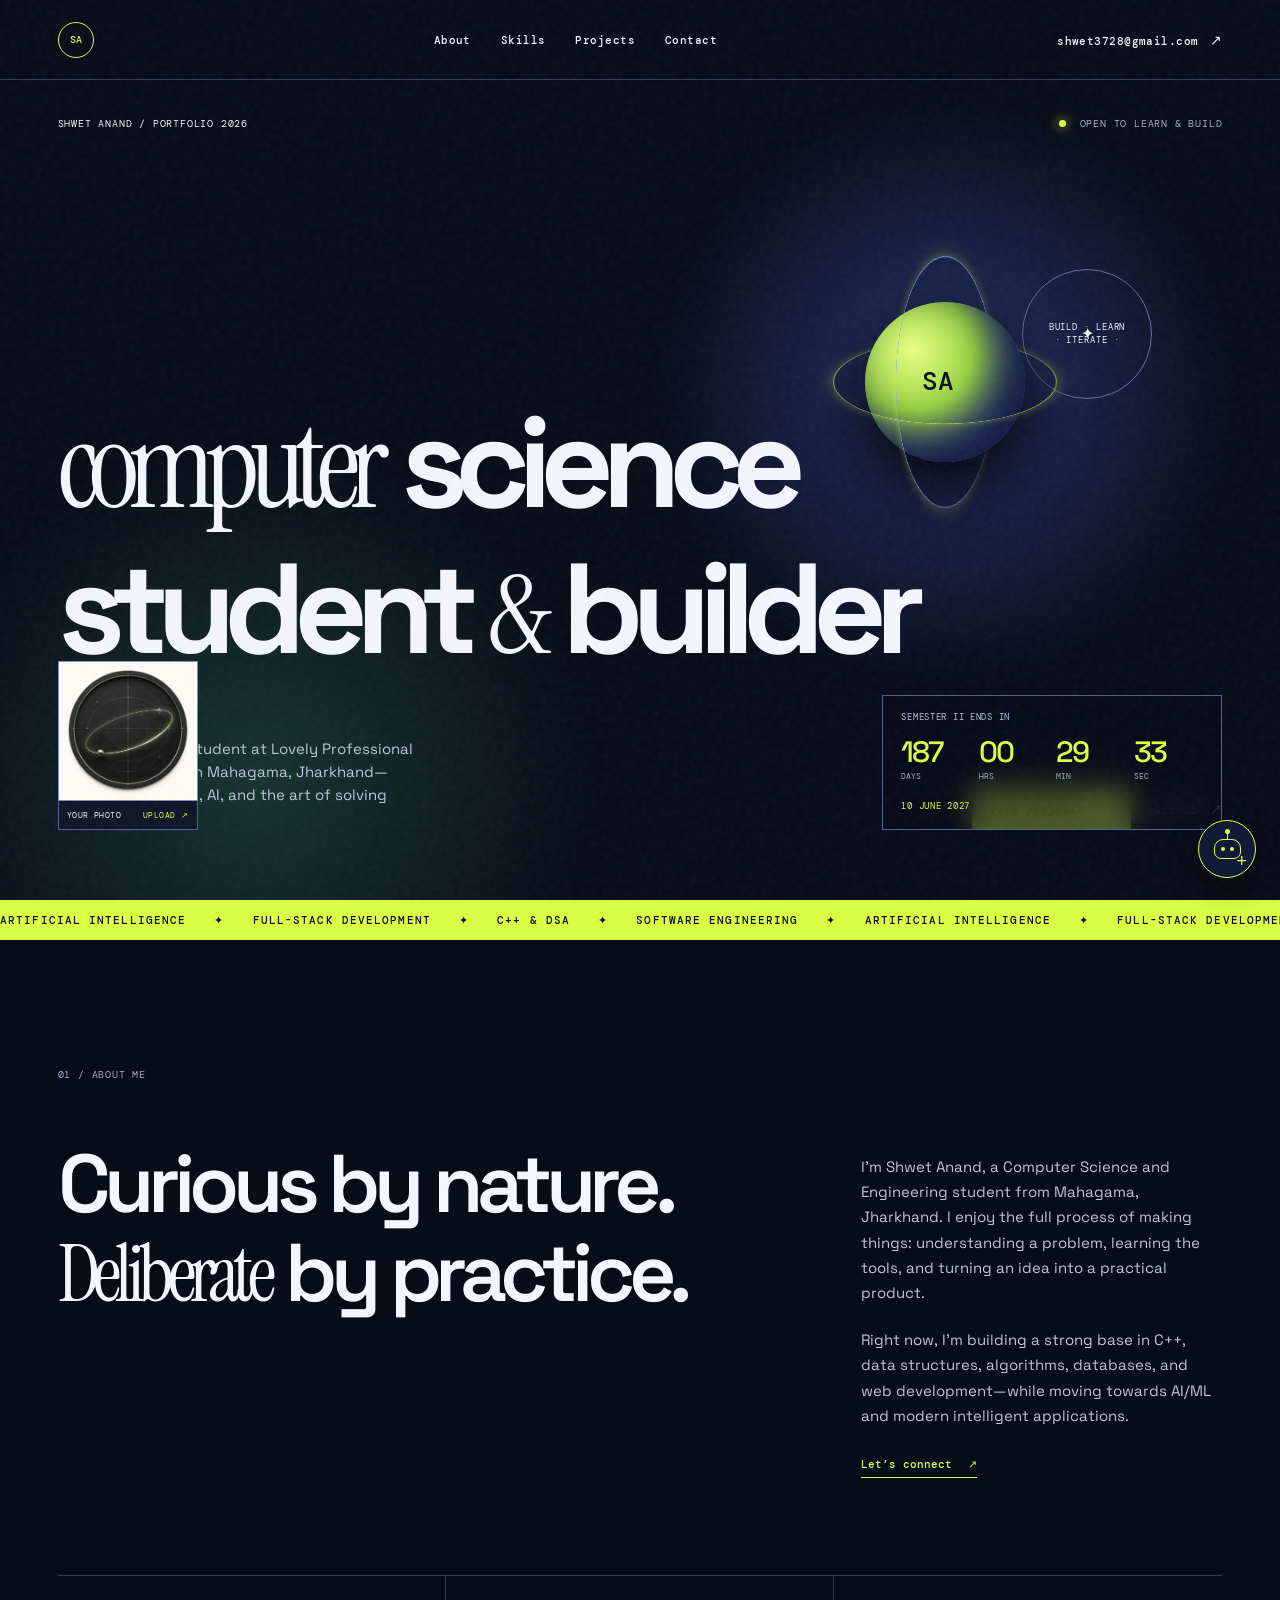
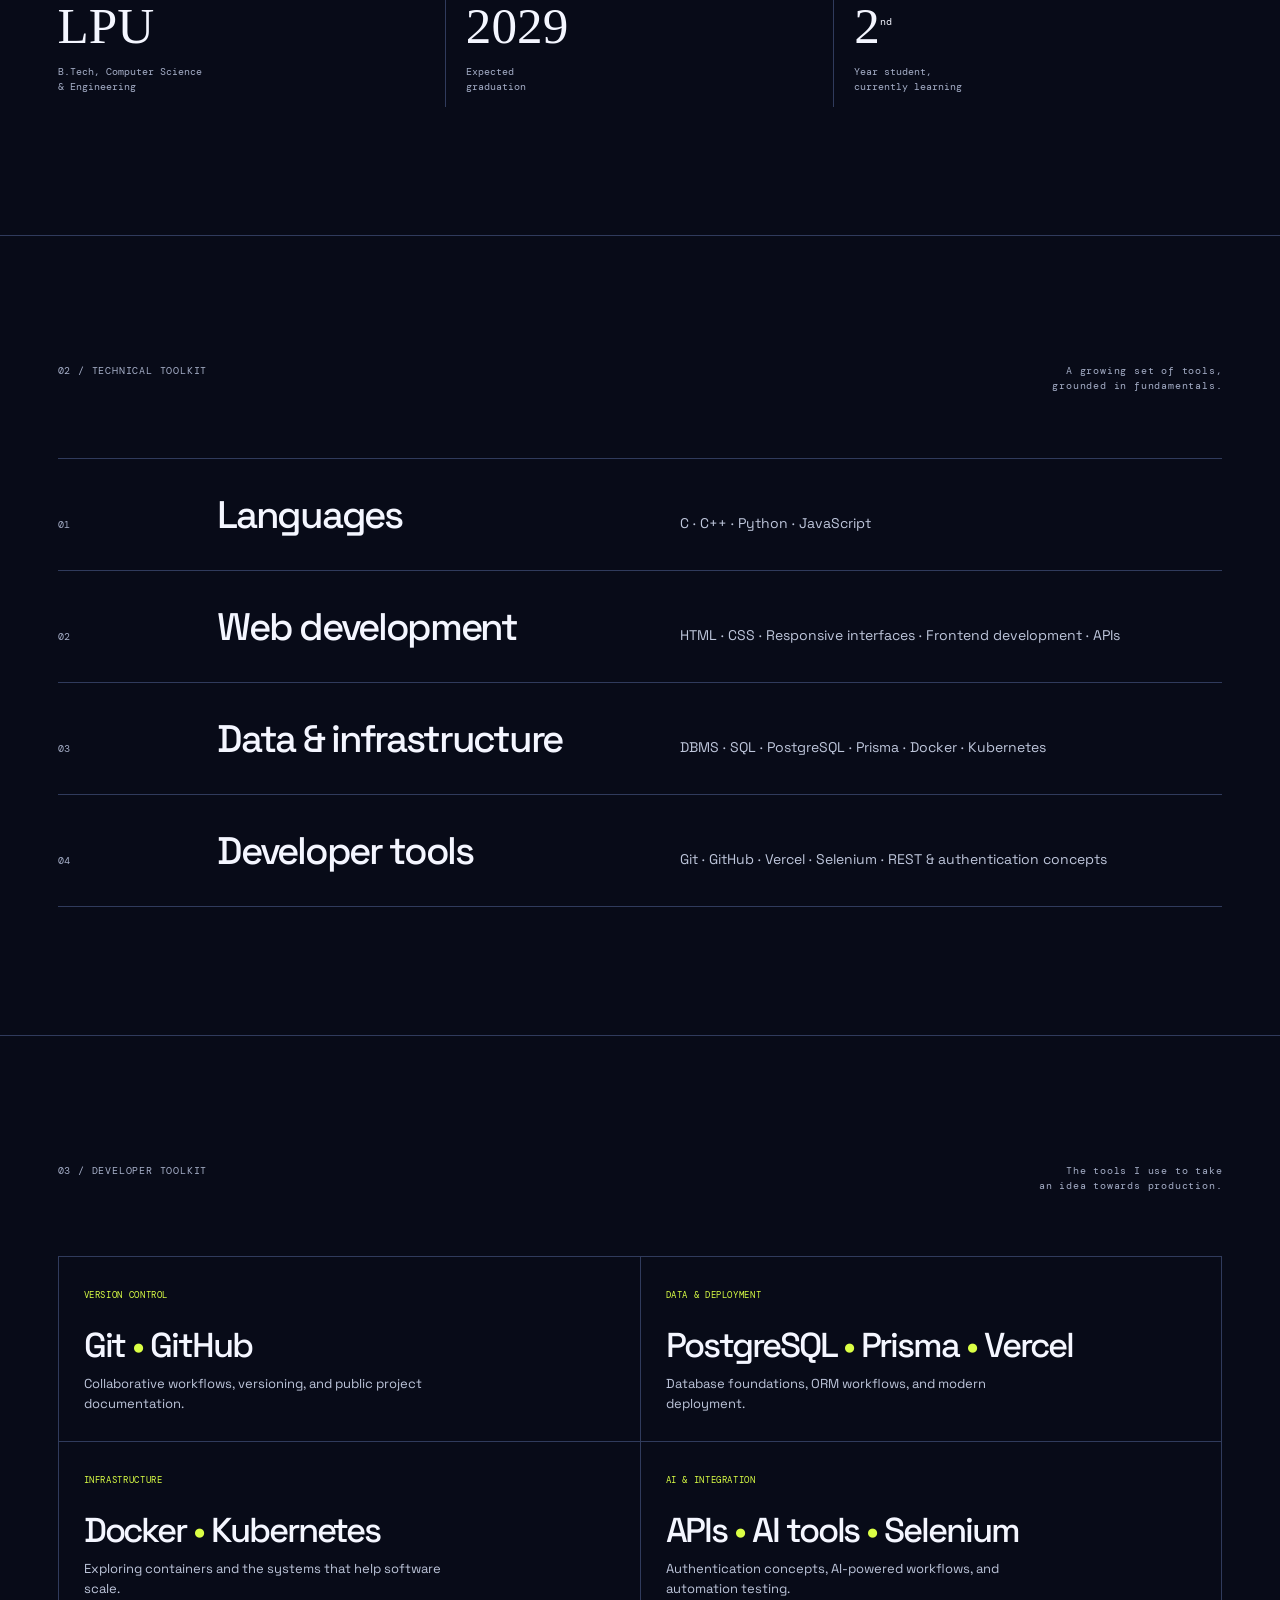
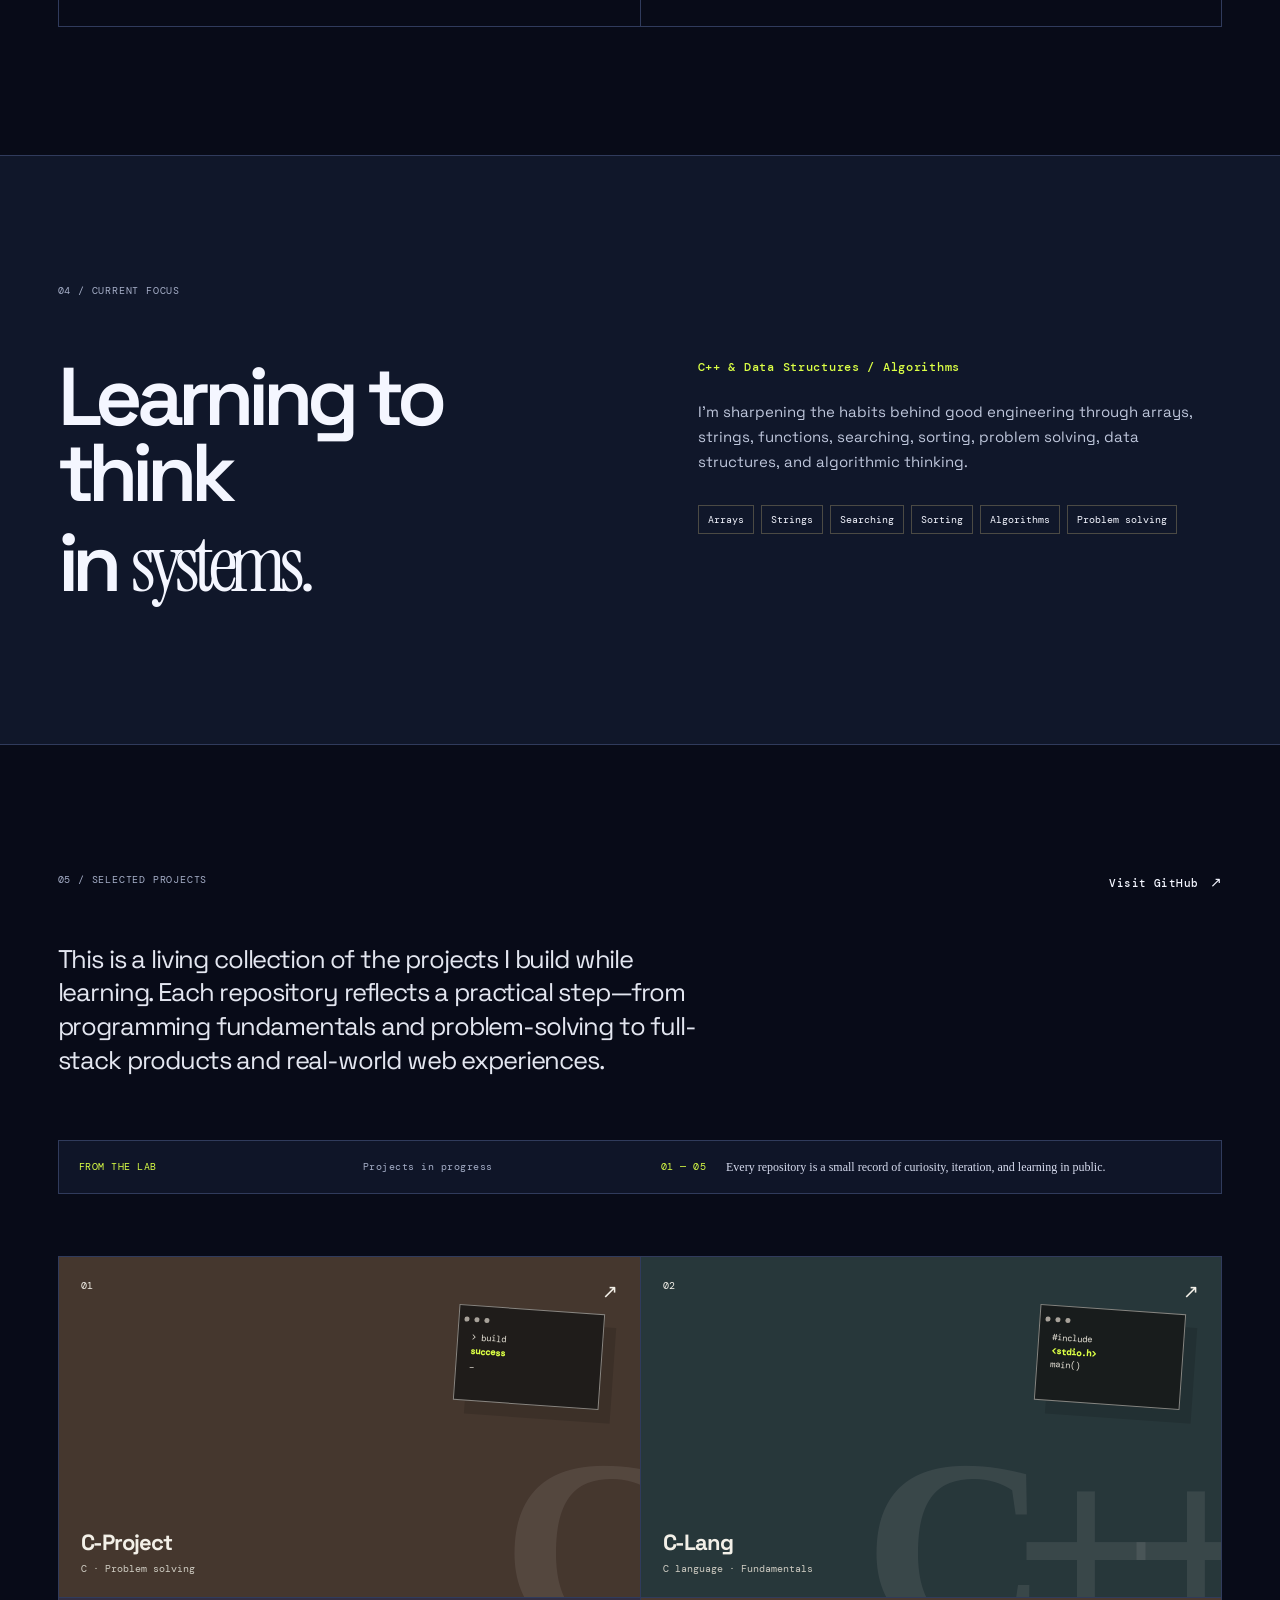
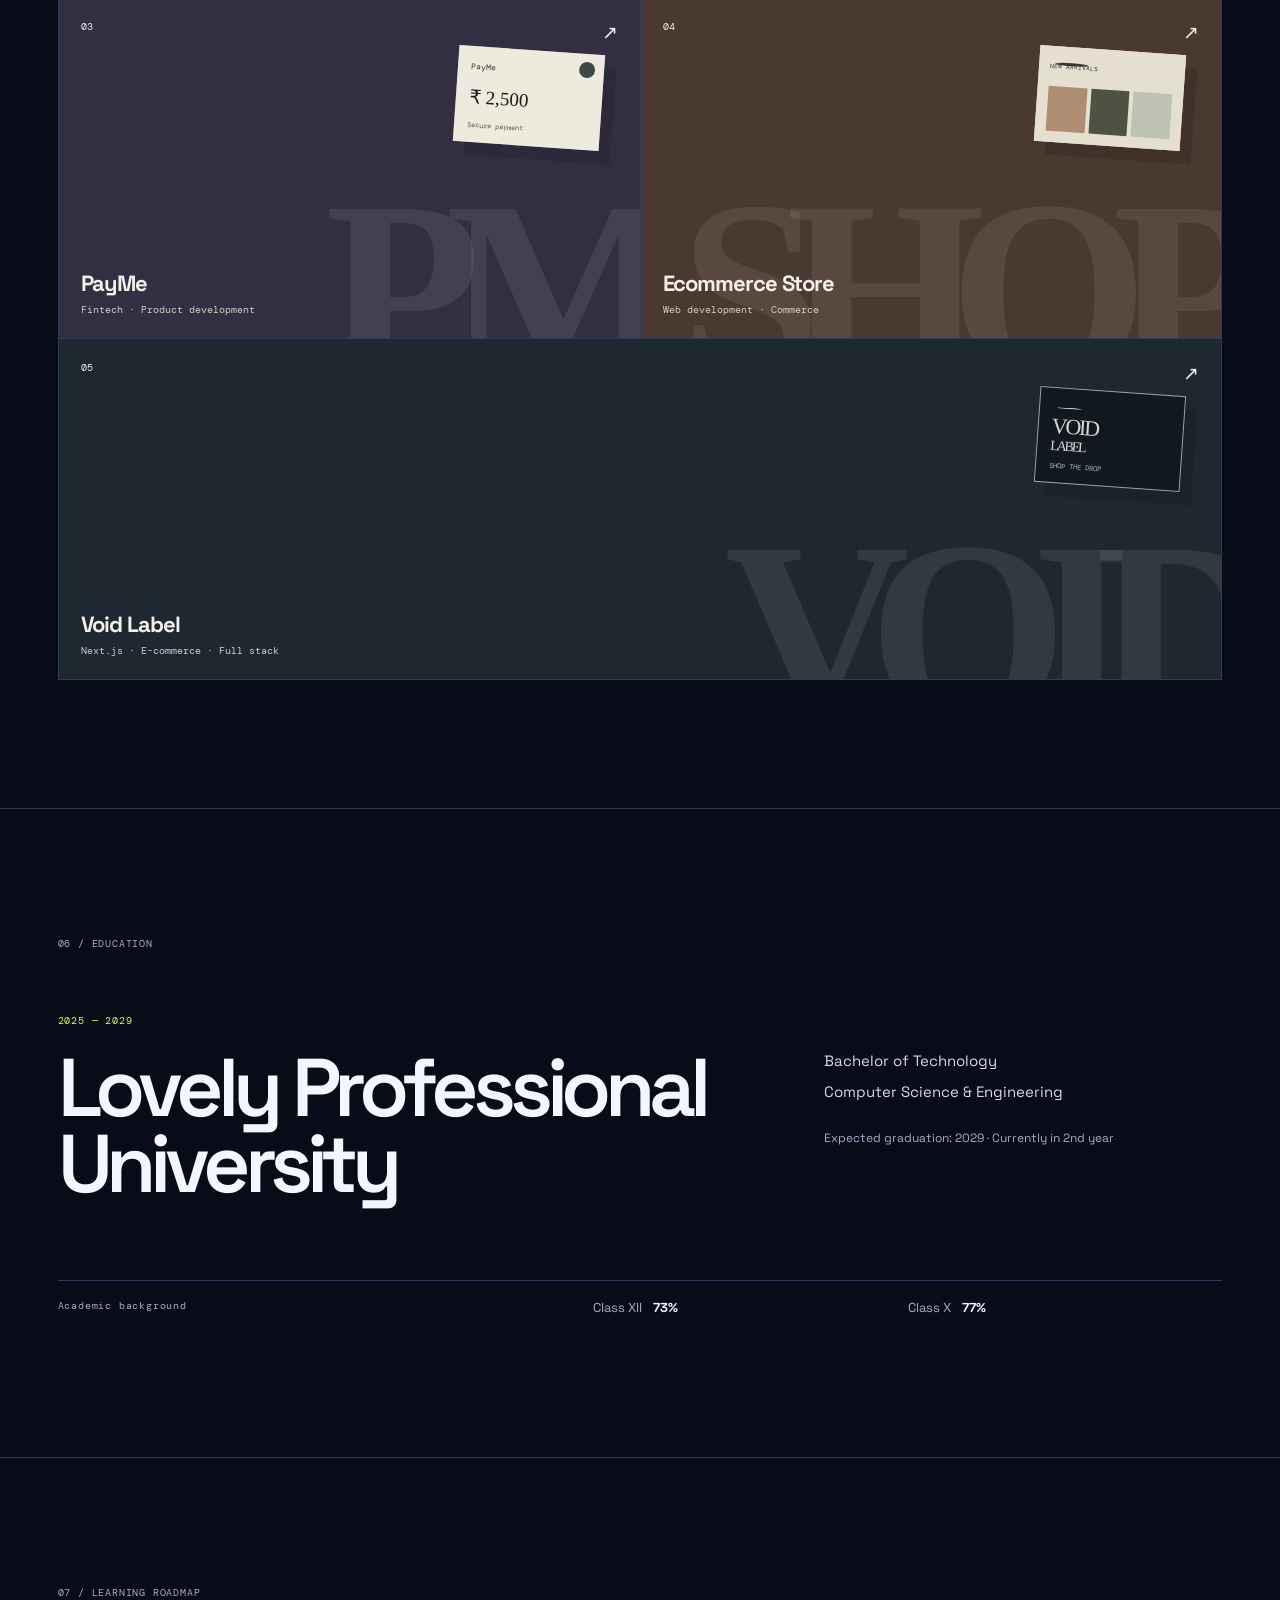
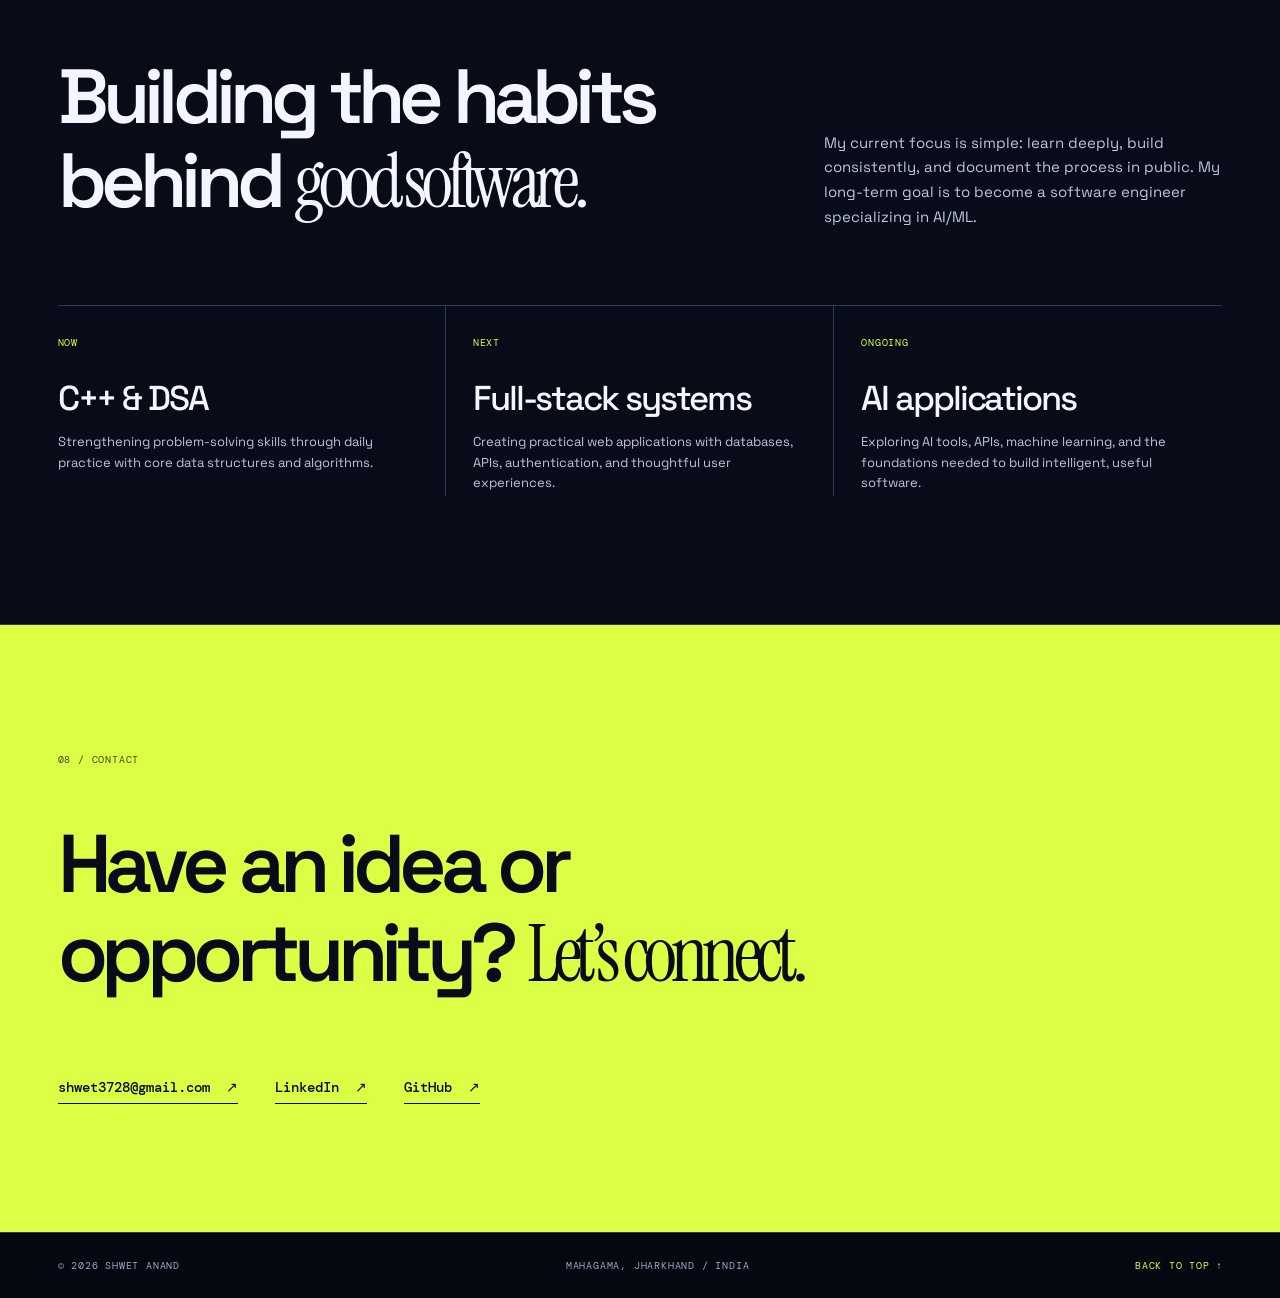
<file: personal-portfolio/index.html>
<!doctype html>
<html lang="en">
  <head>
    <meta charset="UTF-8" />
    <meta name="viewport" content="width=device-width, initial-scale=1.0" />
    <meta name="description" content="Portfolio of Shwet Anand — Computer Science & Engineering student, AI enthusiast, and developer." />
    <title>Shwet Anand — Developer Portfolio</title>
    <link rel="preconnect" href="https://fonts.googleapis.com" />
    <link rel="preconnect" href="https://fonts.gstatic.com" crossorigin />
    <link href="https://fonts.googleapis.com/css2?family=DM+Mono:wght@400;500&family=Instrument+Serif:ital@0;1&family=Space+Grotesk:wght@400;500;600;700&display=swap" rel="stylesheet" />
    <link rel="stylesheet" href="styles.css" />
    <link rel="stylesheet" href="enhancements.css" />
    <link rel="icon" type="image/png" href="assets/profile-placeholder.png" />
  </head>
  <body>
    <div class="noise" aria-hidden="true"></div>
    <header class="header">
      <a class="monogram" href="#home" aria-label="Shwet Anand home">SA</a>
      <nav aria-label="Primary navigation"><a href="#about">About</a><a href="#skills">Skills</a><a href="#projects">Projects</a><a href="#contact">Contact</a></nav>
      <a class="header-email" href="mailto:shwet3728@gmail.com">shwet3728@gmail.com <span>↗</span></a>
    </header>

    <main id="home">
      <section class="hero">
        <div class="hero-top"><p class="kicker">SHWET ANAND / PORTFOLIO 2026</p><p class="availability"><span></span> OPEN TO LEARN & BUILD</p></div>
          <h1><span class="line"><i>computer</i> science</span><span class="line">student <em>&</em> builder</span></h1>
        <div class="hero-foot">
          <p>Second-year CSE student at Lovely Professional University, based in Mahagama, Jharkhand—exploring software, AI, and the art of solving problems.</p>
          <div class="hero-actions"><a class="button" href="#projects">View projects <b>↓</b></a><a class="plain-link" href="https://github.com/shwet3728-ai" target="_blank" rel="noreferrer">GitHub <span>↗</span></a></div>
        </div>
        <div class="orbit" aria-hidden="true"><span>BUILD · LEARN · ITERATE · </span><b>✦</b></div>
        <div class="orbital-object" aria-hidden="true"><div class="orb-core"></div><div class="orb-ring ring-one"></div><div class="orb-ring ring-two"></div><span>SA</span></div>
        <div class="semester-clock"><p>SEMESTER II ENDS IN</p><div id="countdown"><span><b>--</b><i>DAYS</i></span><span><b>--</b><i>HRS</i></span><span><b>--</b><i>MIN</i></span><span><b>--</b><i>SEC</i></span></div><small>10 JUNE 2027</small></div>
        <div class="profile-upload">
          <img id="profile-image" src="assets/profile-placeholder.png" alt="Abstract Shwet Anand portfolio icon" />
          <label for="photo-input"><span>YOUR PHOTO</span><b>UPLOAD ↗</b></label>
          <input id="photo-input" type="file" accept="image/png,image/jpeg,image/webp" />
        </div>
      </section>

      <div class="marquee" aria-label="Skills"><div>ARTIFICIAL INTELLIGENCE <i>✦</i> FULL-STACK DEVELOPMENT <i>✦</i> C++ & DSA <i>✦</i> SOFTWARE ENGINEERING <i>✦</i> ARTIFICIAL INTELLIGENCE <i>✦</i> FULL-STACK DEVELOPMENT <i>✦</i></div></div>

      <section class="about section" id="about">
        <p class="section-tag">01 / ABOUT ME</p>
        <div class="about-grid">
          <h2>Curious by nature.<br /><em>Deliberate</em> by practice.</h2>
          <div class="body-copy"><p>I’m Shwet Anand, a Computer Science and Engineering student from Mahagama, Jharkhand. I enjoy the full process of making things: understanding a problem, learning the tools, and turning an idea into a practical product.</p><p>Right now, I’m building a strong base in C++, data structures, algorithms, databases, and web development—while moving towards AI/ML and modern intelligent applications.</p><a class="text-link" href="mailto:shwet3728@gmail.com">Let’s connect <span>↗</span></a></div>
        </div>
        <div class="facts"><div><span>LPU</span><p>B.Tech, Computer Science<br />& Engineering</p></div><div><span>2029</span><p>Expected<br />graduation</p></div><div><span>2<sup>nd</sup></span><p>Year student,<br />currently learning</p></div></div>
      </section>

      <section class="skills section" id="skills">
        <div class="section-heading"><p class="section-tag">02 / TECHNICAL TOOLKIT</p><p class="small-note">A growing set of tools,<br />grounded in fundamentals.</p></div>
        <div class="skill-list">
          <article><span>01</span><h3>Languages</h3><p>C · C++ · Python · JavaScript</p></article>
          <article><span>02</span><h3>Web development</h3><p>HTML · CSS · Responsive interfaces · Frontend development · APIs</p></article>
          <article><span>03</span><h3>Data & infrastructure</h3><p>DBMS · SQL · PostgreSQL · Prisma · Docker · Kubernetes</p></article>
          <article><span>04</span><h3>Developer tools</h3><p>Git · GitHub · Vercel · Selenium · REST & authentication concepts</p></article>
        </div>
      </section>

      <section class="toolkit section">
        <div class="section-heading"><p class="section-tag">03 / DEVELOPER TOOLKIT</p><p class="small-note">The tools I use to take<br />an idea towards production.</p></div>
        <div class="toolkit-grid"><article><span>VERSION CONTROL</span><h3>Git <i>•</i> GitHub</h3><p>Collaborative workflows, versioning, and public project documentation.</p></article><article><span>DATA & DEPLOYMENT</span><h3>PostgreSQL <i>•</i> Prisma <i>•</i> Vercel</h3><p>Database foundations, ORM workflows, and modern deployment.</p></article><article><span>INFRASTRUCTURE</span><h3>Docker <i>•</i> Kubernetes</h3><p>Exploring containers and the systems that help software scale.</p></article><article><span>AI & INTEGRATION</span><h3>APIs <i>•</i> AI tools <i>•</i> Selenium</h3><p>Authentication concepts, AI-powered workflows, and automation testing.</p></article></div>
      </section>

      <section class="learning section">
        <p class="section-tag">04 / CURRENT FOCUS</p>
        <div class="learning-grid"><h2>Learning to think<br />in <em>systems.</em></h2><div><p class="lead">C++ & Data Structures / Algorithms</p><p>I’m sharpening the habits behind good engineering through arrays, strings, functions, searching, sorting, problem solving, data structures, and algorithmic thinking.</p><div class="chips"><span>Arrays</span><span>Strings</span><span>Searching</span><span>Sorting</span><span>Algorithms</span><span>Problem solving</span></div></div></div>
      </section>

      <section class="projects section" id="projects">
        <div class="section-heading"><p class="section-tag">05 / SELECTED PROJECTS</p><a class="plain-link" href="https://github.com/shwet3728-ai" target="_blank" rel="noreferrer">Visit GitHub <span>↗</span></a></div>
        <p class="work-intro">This is a living collection of the projects I build while learning. Each repository reflects a practical step—from programming fundamentals and problem-solving to full-stack products and real-world web experiences.</p>
        <div class="lab-note"><p>FROM THE LAB</p><div><span>Projects in progress</span><b>01 — 05</b></div><strong>Every repository is a small record of curiosity, iteration, and learning in public.</strong></div>
        <div class="project-grid">
          <a class="project-card c-project" href="https://github.com/shwet3728-ai/C-PROJECT" target="_blank" rel="noreferrer"><span>01</span><div class="project-preview terminal"><i></i><i></i><i></i><p>&gt; build<br /><b>success</b><br />_</p></div><div class="project-mark">C</div><div><h3>C-Project</h3><p>C · Problem solving</p></div><b>↗</b></a>
          <a class="project-card c-lang" href="https://github.com/shwet3728-ai/C-LANG" target="_blank" rel="noreferrer"><span>02</span><div class="project-preview terminal"><i></i><i></i><i></i><p>#include<br /><b>&lt;stdio.h&gt;</b><br />main()</p></div><div class="project-mark">C++</div><div><h3>C-Lang</h3><p>C language · Fundamentals</p></div><b>↗</b></a>
          <a class="project-card paymesh" href="https://github.com/shwet3728-ai/PayMe" target="_blank" rel="noreferrer"><span>03</span><div class="project-preview pay-preview"><i></i><p>PayMe</p><strong>₹ 2,500</strong><small>Secure payment</small></div><div class="project-mark">PM</div><div><h3>PayMe</h3><p>Fintech · Product development</p></div><b>↗</b></a>
          <a class="project-card ecommerce" href="https://github.com/shwet3728-ai/ecommerce-store" target="_blank" rel="noreferrer"><span>04</span><div class="project-preview store-preview"><i></i><div></div><div></div><div></div><p>NEW ARRIVALS</p></div><div class="project-mark">SHOP</div><div><h3>Ecommerce Store</h3><p>Web development · Commerce</p></div><b>↗</b></a>
          <a class="project-card void" href="https://github.com/shwet3728-ai/void-label" target="_blank" rel="noreferrer"><span>05</span><div class="project-preview void-preview"><i></i><p>VOID<br /><em>LABEL</em></p><span>SHOP THE DROP</span></div><div class="project-mark">VOID</div><div><h3>Void Label</h3><p>Next.js · E-commerce · Full stack</p></div><b>↗</b></a>
        </div>
      </section>

      <section class="education section">
        <p class="section-tag">06 / EDUCATION</p>
        <div class="education-row"><div><p class="date">2025 — 2029</p><h2>Lovely Professional<br />University</h2></div><div class="education-detail"><p>Bachelor of Technology</p><p>Computer Science & Engineering</p><p class="muted">Expected graduation: 2029 · Currently in 2nd year</p></div></div>
        <div class="academic"><span>Academic background</span><p>Class XII <b>73%</b></p><p>Class X <b>77%</b></p></div>
      </section>

      <section class="roadmap section"><p class="section-tag">07 / LEARNING ROADMAP</p><div class="roadmap-heading"><h2>Building the habits<br />behind <em>good software.</em></h2><p>My current focus is simple: learn deeply, build consistently, and document the process in public. My long-term goal is to become a software engineer specializing in AI/ML.</p></div><div class="roadmap-grid"><article><span>NOW</span><h3>C++ & DSA</h3><p>Strengthening problem-solving skills through daily practice with core data structures and algorithms.</p></article><article><span>NEXT</span><h3>Full-stack systems</h3><p>Creating practical web applications with databases, APIs, authentication, and thoughtful user experiences.</p></article><article><span>ONGOING</span><h3>AI applications</h3><p>Exploring AI tools, APIs, machine learning, and the foundations needed to build intelligent, useful software.</p></article></div></section>

      <section class="contact section" id="contact"><p class="section-tag">08 / CONTACT</p><h2>Have an idea or<br />opportunity? <em>Let’s connect.</em></h2><div class="contact-links"><a href="mailto:shwet3728@gmail.com">shwet3728@gmail.com <span>↗</span></a><a href="https://www.linkedin.com/in/shwet31/" target="_blank" rel="noreferrer">LinkedIn <span>↗</span></a><a href="https://github.com/shwet3728-ai" target="_blank" rel="noreferrer">GitHub <span>↗</span></a></div></section>
    </main>
    <aside class="robot-assistant" aria-label="Contact assistant">
      <button class="robot-toggle" aria-expanded="false" aria-controls="robot-panel" aria-label="Open contact assistant"><span class="robot-head"><i></i><i></i></span><b>+</b></button>
      <div class="robot-panel" id="robot-panel" hidden>
        <p class="robot-label">SHWET-BOT / ONLINE</p>
        <h3>Looking for a builder<br />with <em>big ideas?</em></h3>
        <p>I’m always open to an interesting project, a learning opportunity, or a conversation about an idea worth building.</p>
        <div class="robot-actions"><a href="https://www.linkedin.com/in/shwet31/" target="_blank" rel="noreferrer">See LinkedIn <span>↗</span></a><a href="mailto:shwet3728@gmail.com?subject=Let%27s%20build%20something">Start a conversation <span>↗</span></a></div>
        <small>For projects, internships, collaborations, and early-stage ideas.</small>
      </div>
    </aside>
    <footer><span>© <span id="year"></span> SHWET ANAND</span><span>MAHAGAMA, JHARKHAND / INDIA</span><a href="#home">BACK TO TOP ↑</a></footer>
    <script src="script.js"></script>
  </body>
</html>
</file>
<file: personal-portfolio/styles.css>
:root{--bg:#121212;--soft:#1b1b1a;--ink:#f1eee6;--muted:#9e9a91;--line:#383733;--acid:#c9d68b}*{box-sizing:border-box}html{scroll-behavior:smooth}body{margin:0;background:var(--bg);color:var(--ink);font-family:'DM Sans',sans-serif}.noise{position:fixed;inset:0;z-index:10;opacity:.06;pointer-events:none;background-image:url("data:image/svg+xml,%3Csvg viewBox='0 0 180 180' xmlns='http://www.w3.org/2000/svg'%3E%3Cfilter id='n'%3E%3CfeTurbulence type='fractalNoise' baseFrequency='.8' numOctaves='4' stitchTiles='stitch'/%3E%3C/filter%3E%3Crect width='100%25' height='100%25' filter='url(%23n)'/%3E%3C/svg%3E")}.header{height:80px;border-bottom:1px solid var(--line);display:flex;align-items:center;justify-content:space-between;padding:0 4.5vw;position:relative;z-index:2}.monogram{display:grid;place-items:center;width:36px;height:36px;border:1px solid var(--ink);border-radius:50%;color:var(--ink);text-decoration:none;font:500 10px 'DM Mono'}nav{display:flex;gap:30px}nav a,.header-email,.plain-link{color:var(--ink);text-decoration:none;font:500 11px 'DM Mono';letter-spacing:.04em}.header-email span,.plain-link span{margin-left:4px;font-size:14px}.hero{min-height:calc(100vh - 80px);padding:37px 4.5vw 5.5vw;display:flex;flex-direction:column;position:relative;overflow:hidden}.hero-top,.section-heading{display:flex;justify-content:space-between}.kicker,.availability,.section-tag,.small-note,.date,.academic span,footer{font:10px 'DM Mono';letter-spacing:.08em}.kicker{margin:0}.availability{color:var(--muted);margin:0}.availability span{width:7px;height:7px;background:var(--acid);display:inline-block;border-radius:50%;margin-right:7px;box-shadow:0 0 12px var(--acid)}h1,h2,h3,p{margin-top:0}.hero h1{font-size:clamp(63px,10vw,157px);font-weight:500;letter-spacing:-.085em;line-height:.83;margin:auto 0 0;position:relative;z-index:1}.hero h1 .line{display:block}.hero h1 i{font:500 .95em 'Playfair Display';letter-spacing:-.08em}.hero h1 em{font:500 .85em 'Playfair Display';letter-spacing:-.08em}.hero-foot{display:flex;align-items:end;justify-content:space-between;margin-top:50px;position:relative;z-index:1}.hero-foot p{max-width:360px;line-height:1.55;font-size:15px;color:#c4c0b8;margin:0}.hero-actions{display:flex;align-items:center;gap:23px}.button{padding:14px 17px;background:var(--ink);color:#161616;text-decoration:none;font:600 11px 'DM Mono';letter-spacing:.03em}.button b{margin-left:16px}.orbit{position:absolute;right:10%;top:23%;width:130px;height:130px;border:1px solid var(--line);border-radius:50%;display:grid;place-items:center;animation:spin 16s linear infinite}.orbit span{font:9px 'DM Mono';letter-spacing:.1em;text-align:center;width:88px;line-height:1.35}.orbit b{position:absolute;font-weight:400}@keyframes spin{to{transform:rotate(360deg)}}.marquee{border-block:1px solid var(--line);overflow:hidden;white-space:nowrap;padding:13px 0;color:var(--acid);font:500 11px 'DM Mono';letter-spacing:.1em}.marquee div{display:inline-block;animation:move 28s linear infinite}.marquee i{font-style:normal;margin:0 20px}@keyframes move{to{transform:translateX(-50%)}}.section{padding:128px 4.5vw;border-bottom:1px solid var(--line)}.section-tag{color:var(--muted);margin:0}.about-grid{display:grid;grid-template-columns:1.32fr .68fr;gap:8vw;margin-top:65px}.about h2,.learning h2,.education h2,.contact h2{font-size:clamp(48px,6.4vw,98px);font-weight:500;letter-spacing:-.075em;line-height:.93;margin:0}.about h2 em,.learning h2 em,.contact h2 em{font:500 .98em 'Playfair Display'}.body-copy{font-size:15px;line-height:1.68;color:#cac6bd;padding-top:8px}.body-copy p{margin-bottom:22px}.text-link{color:var(--ink);text-decoration:none;border-bottom:1px solid var(--ink);font:500 11px 'DM Mono';padding-bottom:6px}.text-link span{margin-left:9px}.facts{display:grid;grid-template-columns:repeat(3,1fr);margin-top:100px;border-top:1px solid var(--line)}.facts div{padding:24px 20px 0;border-right:1px solid var(--line)}.facts div:first-child{padding-left:0}.facts div:last-child{border:0}.facts span{font:500 clamp(34px,4vw,61px)/1 'Playfair Display'}.facts sup{font:10px 'DM Mono'}.facts p{font:10px 'DM Mono';line-height:1.5;color:var(--muted);margin:13px 0}.small-note{color:var(--muted);line-height:1.45;margin:0;text-align:right}.skill-list{margin-top:65px;border-top:1px solid var(--line)}.skill-list article{display:grid;grid-template-columns:12% 38% 1fr;gap:20px;border-bottom:1px solid var(--line);padding:31px 0;align-items:baseline}.skill-list span{font:10px 'DM Mono';color:var(--muted)}.skill-list h3{font-size:clamp(26px,3vw,45px);letter-spacing:-.06em;font-weight:500;margin:0}.skill-list p{font-size:14px;color:#c2bfb7;line-height:1.5;margin:0}.learning{background:var(--soft)}.learning-grid{display:grid;grid-template-columns:1fr 1fr;gap:9vw;margin-top:62px}.learning-grid>div{color:#c2bfb7;font-size:15px;line-height:1.65}.lead{font:500 12px 'DM Mono';letter-spacing:.06em;color:var(--acid);margin-bottom:25px!important}.chips{display:flex;flex-wrap:wrap;gap:7px;margin-top:30px}.chips span{border:1px solid #4b4a44;padding:7px 9px;color:var(--ink);font:10px 'DM Mono'}.project-grid{margin-top:62px;display:grid;grid-template-columns:repeat(2,1fr);gap:1px;background:var(--line);border:1px solid var(--line)}.project-card{height:340px;background:#1a1a19;color:var(--ink);padding:22px;position:relative;text-decoration:none;overflow:hidden;display:flex;flex-direction:column;justify-content:space-between;transition:background .35s ease}.project-card:hover{background:#262622}.project-card>span,.project-card>b{font:10px 'DM Mono';position:relative;z-index:1}.project-card>b{position:absolute;right:22px;top:22px;font-size:19px;font-weight:400}.project-card h3{font-size:22px;letter-spacing:-.05em;margin:0 0 6px;position:relative;z-index:1}.project-card p{font:10px 'DM Mono';color:#bdb9af;margin:0;position:relative;z-index:1}.project-mark{position:absolute;right:-2%;bottom:-24%;font:600 clamp(150px,20vw,310px)/1 'Playfair Display';letter-spacing:-.14em;color:rgba(241,238,230,.09);transition:transform .35s ease}.project-card:hover .project-mark{transform:translateY(-12px)}.c-project{background:#45372e}.c-lang{background:#27373a}.paymesh{background:#332f43}.ecommerce{background:#4a3930}.void{background:#1e2831;grid-column:span 2}.education-row{display:grid;grid-template-columns:1.25fr .75fr;gap:8vw;margin-top:64px}.date{color:var(--acid);margin-bottom:23px}.education-detail{padding-top:35px;font-size:15px;line-height:1.55}.education-detail p{margin-bottom:8px}.muted{color:var(--muted);font-size:12px;margin-top:26px!important}.academic{margin-top:78px;border-top:1px solid var(--line);display:grid;grid-template-columns:1.7fr 1fr 1fr;padding-top:18px;color:var(--muted)}.academic p{font-size:13px}.academic b{color:var(--ink);margin-left:8px}.interest-words{margin-top:63px;display:grid;grid-template-columns:1.1fr 1.7fr 1.2fr 1fr;gap:15px;font-size:clamp(25px,3.4vw,52px);letter-spacing:-.07em;line-height:.9}.interest-words em{font:500 'Playfair Display'}.interest-copy{max-width:420px;margin:75px 0 0 auto;font-size:15px;line-height:1.65;color:#c5c1b8}.contact{background:var(--acid);color:#161616}.contact .section-tag{color:#46502a}.contact h2{margin-top:60px}.contact-links{margin-top:72px;display:flex;gap:37px}.contact-links a{color:inherit;font:500 14px 'DM Mono';text-decoration:none;border-bottom:1px solid #161616;padding-bottom:7px}.contact-links span{margin-left:8px}footer{height:65px;padding:0 4.5vw;display:flex;align-items:center;justify-content:space-between;color:var(--muted)}footer a{color:var(--ink);text-decoration:none}@media(max-width:720px){.header{height:65px;padding:0 6vw}.header-email{display:none}nav{gap:14px}nav a{font-size:9px}.hero{min-height:630px;padding:30px 6vw}.hero h1{font-size:16vw;line-height:.87}.hero-top{gap:16px}.kicker{max-width:120px;line-height:1.45}.availability{text-align:right;font-size:8px}.orbit{width:86px;height:86px;right:7%;top:28%}.orbit span{font-size:6px;width:58px}.hero-foot{margin-top:36px;display:block}.hero-foot p{font-size:13px}.hero-actions{margin-top:24px}.section{padding:77px 6vw}.about-grid,.learning-grid,.education-row{grid-template-columns:1fr;gap:30px;margin-top:42px}.body-copy{padding:0;font-size:14px}.facts{margin-top:57px}.facts div{padding:15px 8px 0}.facts p{font-size:7px}.facts span{font-size:30px}.section-heading{align-items:start}.small-note{font-size:8px}.skill-list{margin-top:40px}.skill-list article{grid-template-columns:13% 1fr;gap:3px;padding:23px 0}.skill-list p{grid-column:2;font-size:12px}.project-grid{margin-top:40px;grid-template-columns:1fr}.project-card{height:270px}.void{grid-column:auto}.education-detail{padding-top:0}.academic{margin-top:48px;grid-template-columns:1fr 1fr;gap:5px}.academic span{grid-column:span 2}.academic p{margin:6px 0}.interest-words{margin-top:43px;grid-template-columns:1fr 1fr;gap:26px 10px;font-size:30px}.interest-copy{margin:52px 0 0;font-size:14px}.contact h2{margin-top:40px}.contact-links{margin-top:48px;gap:17px;flex-direction:column;align-items:start}.contact-links a{font-size:12px}footer{height:auto;padding:21px 6vw;gap:10px;align-items:start;flex-direction:column;font-size:8px}}
</file>
<file: personal-portfolio/enhancements.css>
.lab-note{margin-top:62px;border:1px solid var(--line);padding:17px 20px;display:grid;grid-template-columns:1fr 1.3fr 1.8fr;gap:20px;align-items:center;font:10px 'DM Mono';letter-spacing:.05em;color:var(--muted)}.lab-note p{margin:0;color:var(--acid)}.lab-note div{display:flex;justify-content:space-between}.lab-note b{font-weight:400;color:var(--ink)}.lab-note strong{font:400 12px/1.5 'DM Sans';letter-spacing:0;color:#d2cec4}.project-preview{position:absolute;right:38px;top:52px;width:146px;height:96px;border:1px solid rgba(241,238,230,.5);background:rgba(20,20,20,.77);box-shadow:12px 13px 0 rgba(0,0,0,.13);transform:rotate(4deg);transition:transform .35s ease}.project-card:hover .project-preview{transform:rotate(0) translateY(-8px)}.project-preview>i{display:inline-block;width:5px;height:5px;margin:7px 0 0 5px;border-radius:50%;background:#a8a29a}.project-preview p{position:absolute!important;left:13px;top:25px;font:9px/1.5 'DM Mono'!important;color:#e7e3d8!important}.terminal p b{color:var(--acid)}.pay-preview{background:#eeeade;color:#1a1a1a;padding:12px}.pay-preview>i{position:absolute;top:0;right:8px;background:#3d4944;width:16px;height:16px;border-radius:50%}.pay-preview p{left:12px;top:13px;color:#313431!important;font-size:8px!important}.pay-preview strong{position:absolute;left:12px;top:38px;font:500 19px 'DM Sans'}.pay-preview small{position:absolute;bottom:12px;left:12px;font:7px 'DM Mono';color:#4f564d}.store-preview{background:#e5dfd0;border-color:#e5dfd0;padding:10px;display:flex;gap:4px;align-items:end}.store-preview>i{position:absolute;top:8px;left:10px;width:33px;height:3px;background:#383832}.store-preview div{height:45px;flex:1;background:#ae8d72}.store-preview div:nth-of-type(2){background:#4e5244}.store-preview div:nth-of-type(3){background:#bdc2b5}.store-preview p{left:10px;top:15px;color:#32332e!important;font-size:6px!important}.void-preview{background:#111820;border-color:#97a5aa}.void-preview>i{position:absolute;left:12px;top:12px;width:25px;height:1px;background:#cbd5d2}.void-preview p{top:30px!important;left:13px!important;font:500 22px/.75 'DM Sans'!important;letter-spacing:-.1em;color:#d5d7d2!important}.void-preview p em{font:500 14px 'Playfair Display'}.void-preview span{position:absolute;bottom:12px;left:13px;font:7px 'DM Mono';color:#aebeb6}@media(max-width:720px){.lab-note{margin-top:40px;grid-template-columns:1fr;gap:11px;padding:15px}.lab-note strong{font-size:11px}.project-preview{right:28px;top:48px;width:122px;height:82px}.project-card{overflow:visible}.project-preview{overflow:hidden}}
.profile-upload{position:absolute;right:4.5vw;bottom:5.5vw;width:140px;z-index:2}.profile-upload img{display:block;width:140px;aspect-ratio:1;object-fit:cover;border:1px solid #74736c;filter:contrast(1.05)}.profile-upload label{cursor:pointer;display:flex;justify-content:space-between;border:1px solid var(--line);border-top:0;padding:9px 8px;font:8px 'DM Mono';letter-spacing:.06em}.profile-upload label b{font-weight:400;color:var(--acid)}.profile-upload input{position:absolute;width:1px;height:1px;opacity:0;pointer-events:none}@media(max-width:720px){.profile-upload{right:6vw;bottom:27px;width:90px}.profile-upload img{width:90px}.profile-upload label{font-size:6px;padding:6px}.profile-upload label b{display:none}}

/* Light editorial palette */
:root{--bg:#ecebe5;--soft:#dfe4da;--ink:#1b2b26;--muted:#69736d;--line:#c7c9c0;--acid:#71844c}body{background:var(--bg);color:var(--ink)}.noise{opacity:.035}.hero-foot p,.body-copy,.skill-list p,.learning-grid>div,.interest-copy{color:#4c5851}.learning{background:#dfe4da}.button{background:var(--ink);color:#f2f0e9}.project-grid{background:#c7c9c0;border-color:#c7c9c0}.project-card{color:#f3f0e8}.project-card h3{color:#f3f0e8}.project-card p{color:#d0cdc3}.education-detail{color:#26352f}.contact{background:#b9c994}.contact .section-tag{color:#52613a}.contact-links a{color:#1b2b26;border-color:#1b2b26}footer{background:#1b2b26;color:#bac2b9}footer a{color:#f1efe8}.profile-upload label{background:#e7e7e0}.profile-upload img{border-color:#7e8780}

.roadmap-heading{display:grid;grid-template-columns:1.25fr .75fr;gap:8vw;margin-top:62px;align-items:end}.roadmap-heading h2{font-size:clamp(45px,6vw,90px);font-weight:500;letter-spacing:-.075em;line-height:.92;margin:0}.roadmap-heading h2 em{font:500 .98em 'Playfair Display'}.roadmap-heading p{margin:0;color:#4c5851;font-size:15px;line-height:1.65}.roadmap-grid{margin-top:75px;border-top:1px solid var(--line);display:grid;grid-template-columns:repeat(3,1fr)}.roadmap-grid article{padding:24px 27px 0;border-right:1px solid var(--line);min-height:190px}.roadmap-grid article:first-child{padding-left:0}.roadmap-grid article:last-child{border:0}.roadmap-grid span{font:10px 'DM Mono';letter-spacing:.08em;color:var(--acid)}.roadmap-grid h3{font-size:clamp(23px,2.7vw,38px);letter-spacing:-.06em;font-weight:500;margin:25px 0 12px}.roadmap-grid p{font-size:13px;line-height:1.6;color:#4c5851;margin:0}@media(max-width:720px){.roadmap-heading{grid-template-columns:1fr;gap:25px;margin-top:40px}.roadmap-heading p{font-size:14px}.roadmap-grid{margin-top:45px;grid-template-columns:1fr}.roadmap-grid article{min-height:0;padding:22px 0;border-right:0;border-bottom:1px solid var(--line)}.roadmap-grid article:last-child{border-bottom:0}.roadmap-grid h3{margin:16px 0 8px}}

.work-intro{max-width:650px;margin:52px 0 0;font-size:clamp(18px,2vw,28px);line-height:1.32;letter-spacing:-.045em;color:#26352f}@media(max-width:720px){.work-intro{margin-top:34px;font-size:18px;line-height:1.4}}

.toolkit-grid{margin-top:63px;display:grid;grid-template-columns:repeat(2,1fr);border-top:1px solid var(--line);border-left:1px solid var(--line)}.toolkit-grid article{min-height:185px;padding:25px;border-right:1px solid var(--line);border-bottom:1px solid var(--line)}.toolkit-grid span{font:9px 'DM Mono';letter-spacing:.07em;color:var(--acid)}.toolkit-grid h3{font-size:clamp(24px,2.7vw,39px);font-weight:500;line-height:1.05;letter-spacing:-.06em;margin:24px 0 10px}.toolkit-grid h3 i{font-style:normal;color:var(--acid)}.toolkit-grid p{font-size:13px;line-height:1.55;color:#4c5851;margin:0;max-width:360px}@media(max-width:720px){.toolkit-grid{margin-top:40px;grid-template-columns:1fr}.toolkit-grid article{min-height:0;padding:22px}.toolkit-grid h3{margin-top:17px}}

/* High-contrast neo-technical redesign */
:root{--bg:#080b18;--soft:#11182c;--ink:#f4f6ff;--muted:#a5aec7;--line:#303b5c;--acid:#dbff45}body{background:var(--bg);color:var(--ink);font-family:'Space Grotesk',sans-serif}.noise{opacity:.045}.header{background:#080b18;border-color:var(--line)}.monogram{border-color:var(--acid);color:var(--acid)}nav a,.header-email,.plain-link{color:var(--ink)}.hero{background:radial-gradient(circle at 74% 38%,#23336c 0%,transparent 27%),radial-gradient(circle at 20% 85%,#153331 0%,transparent 27%),#080b18}.hero h1{font-family:'Space Grotesk',sans-serif;font-weight:700;letter-spacing:-.095em}.hero h1 i,.hero h1 em,.about h2 em,.learning h2 em,.contact h2 em,.roadmap-heading h2 em{font-family:'Instrument Serif';font-weight:400}.hero-foot p,.body-copy,.skill-list p,.learning-grid>div,.interest-copy,.toolkit-grid p,.roadmap-heading p,.roadmap-grid p{color:#bec6db}.button{background:var(--acid);color:#101522}.orbit{border-color:#66719b}.availability span{background:var(--acid)}.profile-upload label{background:#0f1528;border-color:#50608d}.profile-upload label b{color:var(--acid)}.marquee{background:var(--acid);color:#0b1020;border:0;font-weight:500}.section{border-color:var(--line)}.learning{background:#10172a}.facts,.skill-list,.roadmap-grid,.academic{border-color:var(--line)}.facts div,.skill-list article,.roadmap-grid article,.toolkit-grid,.toolkit-grid article{border-color:var(--line)}.small-note,.section-tag,.facts p,.muted{color:var(--muted)}.text-link{color:var(--acid);border-color:var(--acid)}.toolkit-grid{border-color:var(--line)}.toolkit-grid span,.roadmap-grid span,.date{color:var(--acid)}.project-grid{background:var(--line);border-color:var(--line)}.project-card{border:0!important}.work-intro{color:#e3e6f0}.lab-note{background:#0f1528;border-color:var(--line);color:var(--muted)}.lab-note b{color:var(--acid)}.lab-note strong{color:#d7dcef}.education-detail{color:#d4d9e9}.contact{background:var(--acid);color:#080b18}.contact .section-tag{color:#3e4d13}.contact-links a{color:#080b18;border-color:#080b18}.interest-copy{color:#bec6db}footer{background:#050711;color:#9ea8bf}footer a{color:var(--acid)}.orbital-object{position:absolute;right:16%;top:21%;width:260px;height:260px;transform-style:preserve-3d;animation:float3d 7s ease-in-out infinite;z-index:0}.orb-core{position:absolute;inset:50px;border-radius:50%;background:radial-gradient(circle at 30% 30%,#e8ff84,#9bd741 38%,#31457e 72%,#131e42);box-shadow:inset -22px -20px 42px #141b43,0 28px 70px #000;transform:translateZ(25px)}.orb-ring{position:absolute;border:1px solid rgba(219,255,69,.8);border-radius:50%;inset:18px;transform:rotateX(68deg) rotateZ(18deg);box-shadow:0 0 16px rgba(219,255,69,.33)}.ring-two{inset:4px;transform:rotateY(67deg) rotateZ(-30deg);border-color:#8ca0ef}.orbital-object span{position:absolute;top:112px;left:107px;font:500 26px 'DM Mono';color:#0b1020;transform:translateZ(45px)}@keyframes float3d{0%,100%{transform:perspective(600px) rotateX(9deg) rotateY(-10deg) translateY(0)}50%{transform:perspective(600px) rotateX(-7deg) rotateY(20deg) translateY(-18px)}}.semester-clock{position:absolute;right:4.5vw;bottom:5.5vw;width:340px;padding:15px 18px;background:rgba(8,11,24,.68);backdrop-filter:blur(14px);border:1px solid #52618f;z-index:3}.semester-clock>p,.semester-clock small{font:9px 'DM Mono';letter-spacing:.08em;color:#b6c1e0;margin:0}.semester-clock small{color:var(--acid)}#countdown{display:grid;grid-template-columns:repeat(4,1fr);gap:8px;margin:15px 0 12px}#countdown span{display:flex;flex-direction:column;gap:3px}#countdown b{font:500 clamp(19px,2.3vw,31px)/1 'Space Grotesk';letter-spacing:-.07em;color:var(--acid)}#countdown i{font:8px 'DM Mono';font-style:normal;color:#a3acc5}.profile-upload{right:auto;left:4.5vw;bottom:5.5vw}.profile-upload img{border-color:#7b8fc2}.roadmap-heading h2,.about h2,.learning h2,.education h2,.contact h2{font-family:'Space Grotesk',sans-serif;font-weight:600}.roadmap-heading h2 em,.about h2 em,.learning h2 em,.contact h2 em{font-family:'Instrument Serif';font-weight:400}@media(max-width:720px){.header{background:#080b18}.hero{min-height:770px}.orbital-object{width:160px;height:160px;right:10%;top:28%}.orb-core{inset:31px}.orbital-object span{top:67px;left:64px;font-size:17px}.semester-clock{left:6vw;right:auto;bottom:26px;width:calc(100% - 12vw)}.profile-upload{left:auto;right:6vw;bottom:165px}.hero-foot{position:relative;z-index:4}.hero-actions{position:relative;z-index:5}.lab-note{background:#0f1528}}

.robot-assistant{position:fixed;right:24px;bottom:22px;z-index:12}.robot-toggle{width:58px;height:58px;border:1px solid var(--acid);border-radius:50%;background:#101936;color:var(--acid);cursor:pointer;display:grid;place-items:center;box-shadow:0 11px 32px rgba(0,0,0,.33)}.robot-head{width:27px;height:20px;border:1px solid var(--acid);border-radius:9px 9px 7px 7px;position:relative;display:flex;gap:5px;justify-content:center;align-items:center}.robot-head:before{content:'';width:1px;height:8px;background:var(--acid);position:absolute;top:-8px}.robot-head:after{content:'';width:5px;height:5px;border-radius:50%;background:var(--acid);position:absolute;top:-11px}.robot-head i{width:4px;height:4px;border-radius:50%;background:var(--acid)}.robot-toggle>b{position:absolute;right:9px;bottom:6px;font-size:18px;font-weight:400;transition:transform .25s}.robot-toggle[aria-expanded=true]>b{transform:rotate(45deg)}.robot-panel{position:absolute;right:0;bottom:72px;width:min(340px,calc(100vw - 40px));padding:22px;background:#101936;border:1px solid #6879ae;box-shadow:12px 14px 0 rgba(219,255,69,.2)}.robot-label{font:9px 'DM Mono';letter-spacing:.08em;color:var(--acid);margin:0 0 18px}.robot-panel h3{font-size:25px;letter-spacing:-.06em;line-height:1;margin:0 0 13px}.robot-panel h3 em{font:400 1.05em 'Instrument Serif'}.robot-panel>p:not(.robot-label){font-size:13px;line-height:1.55;color:#c4cce1;margin:0}.robot-actions{display:grid;gap:7px;margin:19px 0}.robot-actions a{padding:11px 12px;border:1px solid #56658e;color:var(--ink);text-decoration:none;font:10px 'DM Mono';display:flex;justify-content:space-between}.robot-actions a:first-child{background:var(--acid);color:#08101e;border-color:var(--acid)}.robot-panel small{font:9px/1.45 'DM Mono';color:#92a0c5}@media(max-width:720px){.robot-assistant{right:15px;bottom:15px}.robot-toggle{width:52px;height:52px}.robot-panel{bottom:64px}}
</file>
